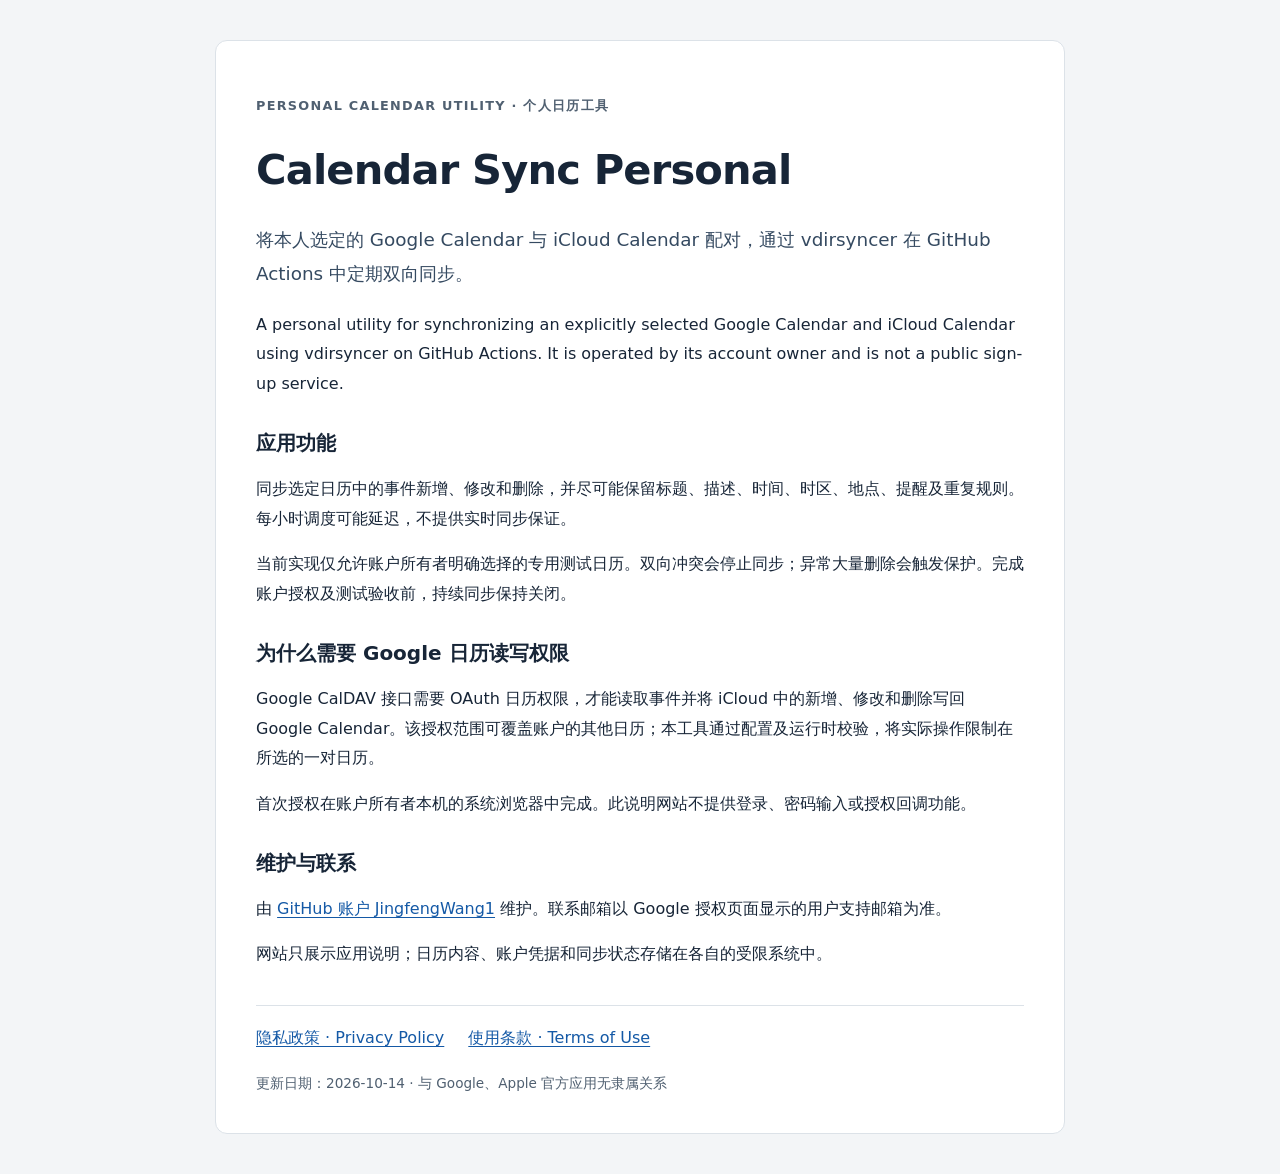
<file: index.html>
<!doctype html>
<html lang="zh-CN">
<head>
  <meta charset="utf-8">
  <meta name="viewport" content="width=device-width, initial-scale=1">
  <meta name="description" content="Calendar Sync Personal：账户所有者自用的 Google Calendar 与 iCloud Calendar 双向同步工具。">
  <title>Calendar Sync Personal</title>
  <link rel="stylesheet" href="style.css">
</head>
<body>
  <main>
    <p class="eyebrow">PERSONAL CALENDAR UTILITY · 个人日历工具</p>
    <h1>Calendar Sync Personal</h1>
    <p class="lead">将本人选定的 Google Calendar 与 iCloud Calendar 配对，通过 vdirsyncer 在 GitHub Actions 中定期双向同步。</p>
    <p lang="en">A personal utility for synchronizing an explicitly selected Google Calendar and iCloud Calendar using vdirsyncer on GitHub Actions. It is operated by its account owner and is not a public sign-up service.</p>
    <section>
      <h2>应用功能</h2>
      <p>同步选定日历中的事件新增、修改和删除，并尽可能保留标题、描述、时间、时区、地点、提醒及重复规则。每小时调度可能延迟，不提供实时同步保证。</p>
      <p>当前实现仅允许账户所有者明确选择的专用测试日历。双向冲突会停止同步；异常大量删除会触发保护。完成账户授权及测试验收前，持续同步保持关闭。</p>
    </section>
    <section>
      <h2>为什么需要 Google 日历读写权限</h2>
      <p>Google CalDAV 接口需要 OAuth 日历权限，才能读取事件并将 iCloud 中的新增、修改和删除写回 Google Calendar。该授权范围可覆盖账户的其他日历；本工具通过配置及运行时校验，将实际操作限制在所选的一对日历。</p>
      <p>首次授权在账户所有者本机的系统浏览器中完成。此说明网站不提供登录、密码输入或授权回调功能。</p>
    </section>
    <section>
      <h2>维护与联系</h2>
      <p>由 <a href="https://github.com/JingfengWang1">GitHub 账户 JingfengWang1</a> 维护。联系邮箱以 Google 授权页面显示的用户支持邮箱为准。</p>
      <p>网站只展示应用说明；日历内容、账户凭据和同步状态存储在各自的受限系统中。</p>
    </section>
    <nav aria-label="政策"><a href="privacy.html">隐私政策 · Privacy Policy</a><a href="terms.html">使用条款 · Terms of Use</a></nav>
    <footer>更新日期：2026-10-14 · 与 Google、Apple 官方应用无隶属关系</footer>
  </main>
</body>
</html>
</file>
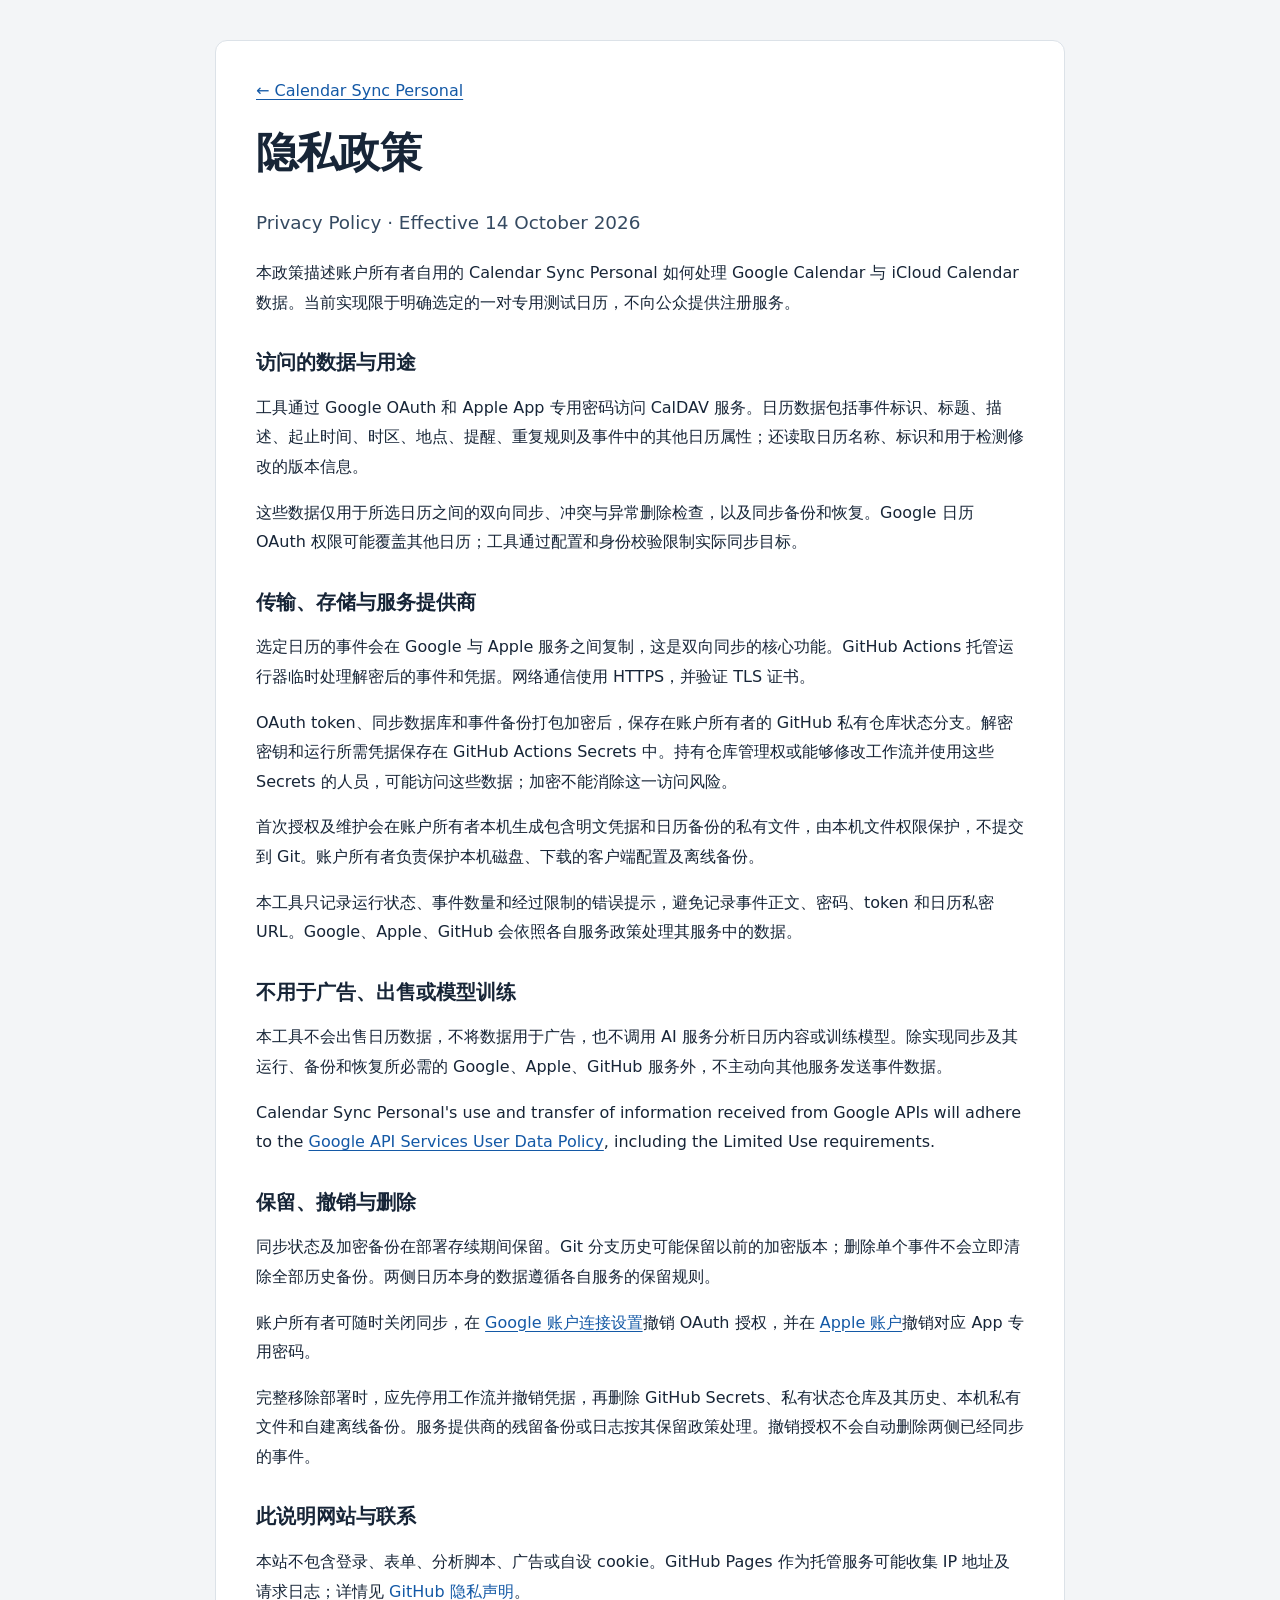
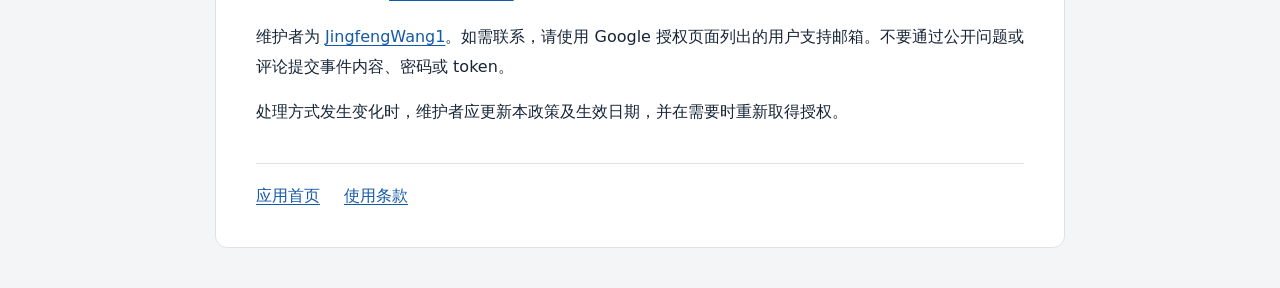
<file: privacy.html>
<!doctype html>
<html lang="zh-CN">
<head>
  <meta charset="utf-8">
  <meta name="viewport" content="width=device-width, initial-scale=1">
  <title>隐私政策 · Calendar Sync Personal</title>
  <link rel="stylesheet" href="style.css">
</head>
<body>
  <main>
    <a href="index.html">← Calendar Sync Personal</a>
    <h1>隐私政策</h1>
    <p class="lead" lang="en">Privacy Policy · Effective 14 October 2026</p>
    <p>本政策描述账户所有者自用的 Calendar Sync Personal 如何处理 Google Calendar 与 iCloud Calendar 数据。当前实现限于明确选定的一对专用测试日历，不向公众提供注册服务。</p>
    <section>
      <h2>访问的数据与用途</h2>
      <p>工具通过 Google OAuth 和 Apple App 专用密码访问 CalDAV 服务。日历数据包括事件标识、标题、描述、起止时间、时区、地点、提醒、重复规则及事件中的其他日历属性；还读取日历名称、标识和用于检测修改的版本信息。</p>
      <p>这些数据仅用于所选日历之间的双向同步、冲突与异常删除检查，以及同步备份和恢复。Google 日历 OAuth 权限可能覆盖其他日历；工具通过配置和身份校验限制实际同步目标。</p>
    </section>
    <section>
      <h2>传输、存储与服务提供商</h2>
      <p>选定日历的事件会在 Google 与 Apple 服务之间复制，这是双向同步的核心功能。GitHub Actions 托管运行器临时处理解密后的事件和凭据。网络通信使用 HTTPS，并验证 TLS 证书。</p>
      <p>OAuth token、同步数据库和事件备份打包加密后，保存在账户所有者的 GitHub 私有仓库状态分支。解密密钥和运行所需凭据保存在 GitHub Actions Secrets 中。持有仓库管理权或能够修改工作流并使用这些 Secrets 的人员，可能访问这些数据；加密不能消除这一访问风险。</p>
      <p>首次授权及维护会在账户所有者本机生成包含明文凭据和日历备份的私有文件，由本机文件权限保护，不提交到 Git。账户所有者负责保护本机磁盘、下载的客户端配置及离线备份。</p>
      <p>本工具只记录运行状态、事件数量和经过限制的错误提示，避免记录事件正文、密码、token 和日历私密 URL。Google、Apple、GitHub 会依照各自服务政策处理其服务中的数据。</p>
    </section>
    <section>
      <h2>不用于广告、出售或模型训练</h2>
      <p>本工具不会出售日历数据，不将数据用于广告，也不调用 AI 服务分析日历内容或训练模型。除实现同步及其运行、备份和恢复所必需的 Google、Apple、GitHub 服务外，不主动向其他服务发送事件数据。</p>
      <p lang="en">Calendar Sync Personal's use and transfer of information received from Google APIs will adhere to the <a href="https://developers.google.com/terms/api-services-user-data-policy">Google API Services User Data Policy</a>, including the Limited Use requirements.</p>
    </section>
    <section>
      <h2>保留、撤销与删除</h2>
      <p>同步状态及加密备份在部署存续期间保留。Git 分支历史可能保留以前的加密版本；删除单个事件不会立即清除全部历史备份。两侧日历本身的数据遵循各自服务的保留规则。</p>
      <p>账户所有者可随时关闭同步，在 <a href="https://myaccount.google.com/connections">Google 账户连接设置</a>撤销 OAuth 授权，并在 <a href="https://account.apple.com/">Apple 账户</a>撤销对应 App 专用密码。</p>
      <p>完整移除部署时，应先停用工作流并撤销凭据，再删除 GitHub Secrets、私有状态仓库及其历史、本机私有文件和自建离线备份。服务提供商的残留备份或日志按其保留政策处理。撤销授权不会自动删除两侧已经同步的事件。</p>
    </section>
    <section>
      <h2>此说明网站与联系</h2>
      <p>本站不包含登录、表单、分析脚本、广告或自设 cookie。GitHub Pages 作为托管服务可能收集 IP 地址及请求日志；详情见 <a href="https://docs.github.com/en/site-policy/privacy-policies/github-general-privacy-statement">GitHub 隐私声明</a>。</p>
      <p>维护者为 <a href="https://github.com/JingfengWang1">JingfengWang1</a>。如需联系，请使用 Google 授权页面列出的用户支持邮箱。不要通过公开问题或评论提交事件内容、密码或 token。</p>
      <p>处理方式发生变化时，维护者应更新本政策及生效日期，并在需要时重新取得授权。</p>
    </section>
    <nav aria-label="政策"><a href="index.html">应用首页</a><a href="terms.html">使用条款</a></nav>
  </main>
</body>
</html>
</file>
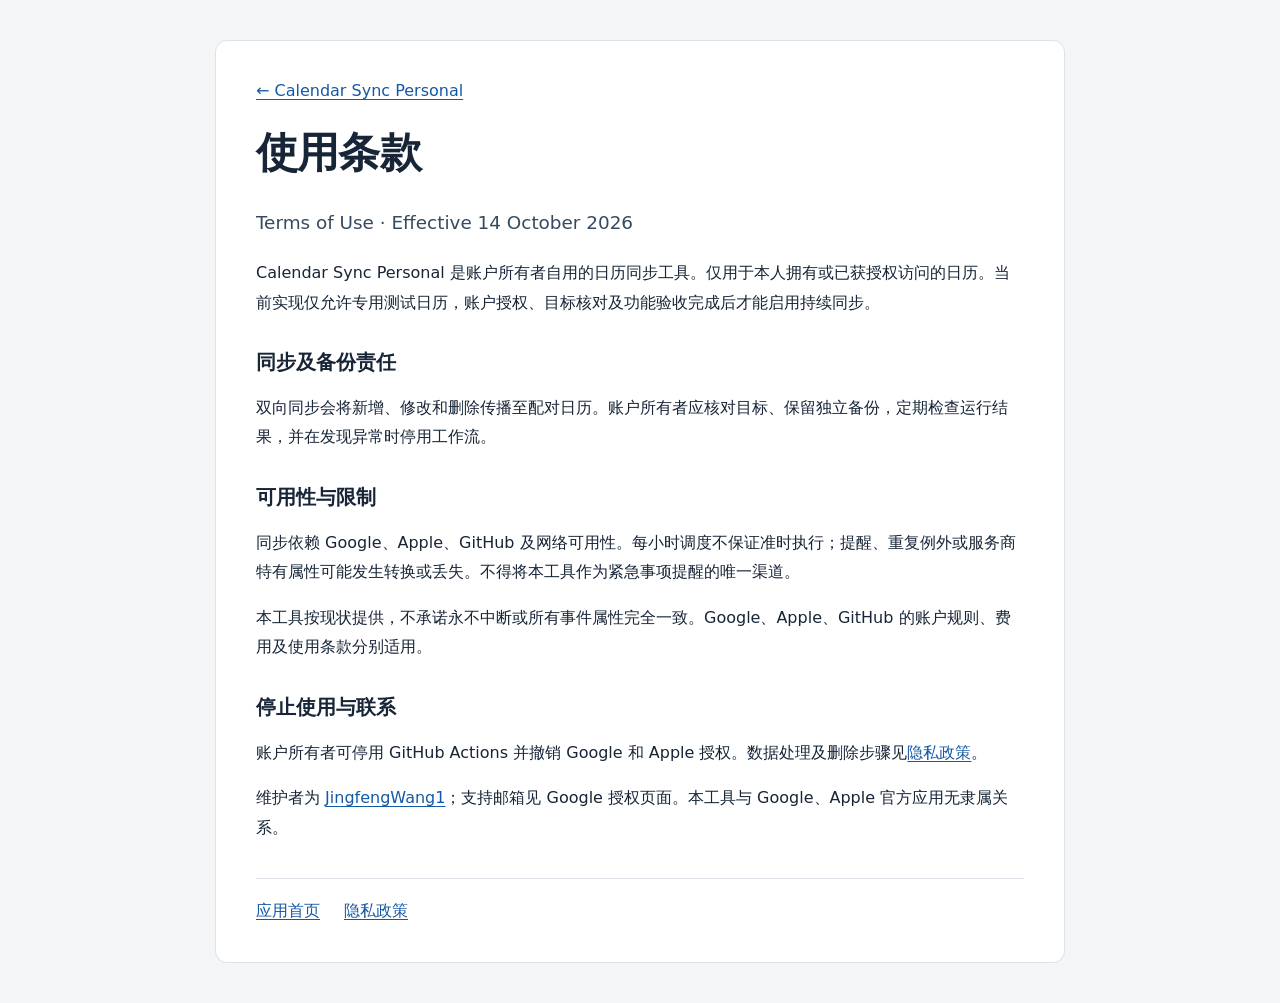
<file: terms.html>
<!doctype html>
<html lang="zh-CN">
<head>
  <meta charset="utf-8">
  <meta name="viewport" content="width=device-width, initial-scale=1">
  <title>使用条款 · Calendar Sync Personal</title>
  <link rel="stylesheet" href="style.css">
</head>
<body>
  <main>
    <a href="index.html">← Calendar Sync Personal</a>
    <h1>使用条款</h1>
    <p class="lead" lang="en">Terms of Use · Effective 14 October 2026</p>
    <p>Calendar Sync Personal 是账户所有者自用的日历同步工具。仅用于本人拥有或已获授权访问的日历。当前实现仅允许专用测试日历，账户授权、目标核对及功能验收完成后才能启用持续同步。</p>
    <h2>同步及备份责任</h2>
    <p>双向同步会将新增、修改和删除传播至配对日历。账户所有者应核对目标、保留独立备份，定期检查运行结果，并在发现异常时停用工作流。</p>
    <h2>可用性与限制</h2>
    <p>同步依赖 Google、Apple、GitHub 及网络可用性。每小时调度不保证准时执行；提醒、重复例外或服务商特有属性可能发生转换或丢失。不得将本工具作为紧急事项提醒的唯一渠道。</p>
    <p>本工具按现状提供，不承诺永不中断或所有事件属性完全一致。Google、Apple、GitHub 的账户规则、费用及使用条款分别适用。</p>
    <h2>停止使用与联系</h2>
    <p>账户所有者可停用 GitHub Actions 并撤销 Google 和 Apple 授权。数据处理及删除步骤见<a href="privacy.html">隐私政策</a>。</p>
    <p>维护者为 <a href="https://github.com/JingfengWang1">JingfengWang1</a>；支持邮箱见 Google 授权页面。本工具与 Google、Apple 官方应用无隶属关系。</p>
    <nav aria-label="政策"><a href="index.html">应用首页</a><a href="privacy.html">隐私政策</a></nav>
  </main>
</body>
</html>
</file>
<file: style.css>
:root { color-scheme: light; font-family: system-ui, -apple-system, "Segoe UI", "Microsoft YaHei", sans-serif; color: #172537; background: #f3f5f7; }
body { margin: 0; }
main { box-sizing: border-box; max-width: 850px; margin: 40px auto; padding: 40px; background: #fff; border: 1px solid #dce2e8; border-radius: 12px; }
h1 { font-size: clamp(1.8rem, 5vw, 2.6rem); line-height: 1.2; letter-spacing: -.02em; }
h2 { margin-top: 2rem; font-size: 1.25rem; }
p { line-height: 1.85; }
a { color: #1459a6; text-underline-offset: 3px; overflow-wrap: anywhere; }
a:focus-visible { outline: 3px solid #d89522; outline-offset: 3px; }
.eyebrow { font-size: .8rem; font-weight: 650; letter-spacing: .1em; color: #506071; }
.lead { font-size: 1.15rem; color: #354a61; }
nav { display: flex; flex-wrap: wrap; gap: 12px 24px; border-top: 1px solid #dce2e8; padding-top: 22px; margin-top: 36px; }
footer { margin-top: 26px; font-size: .85rem; color: #506071; }
@media (max-width: 600px) { main { margin: 12px; padding: 24px; } }
</file>
